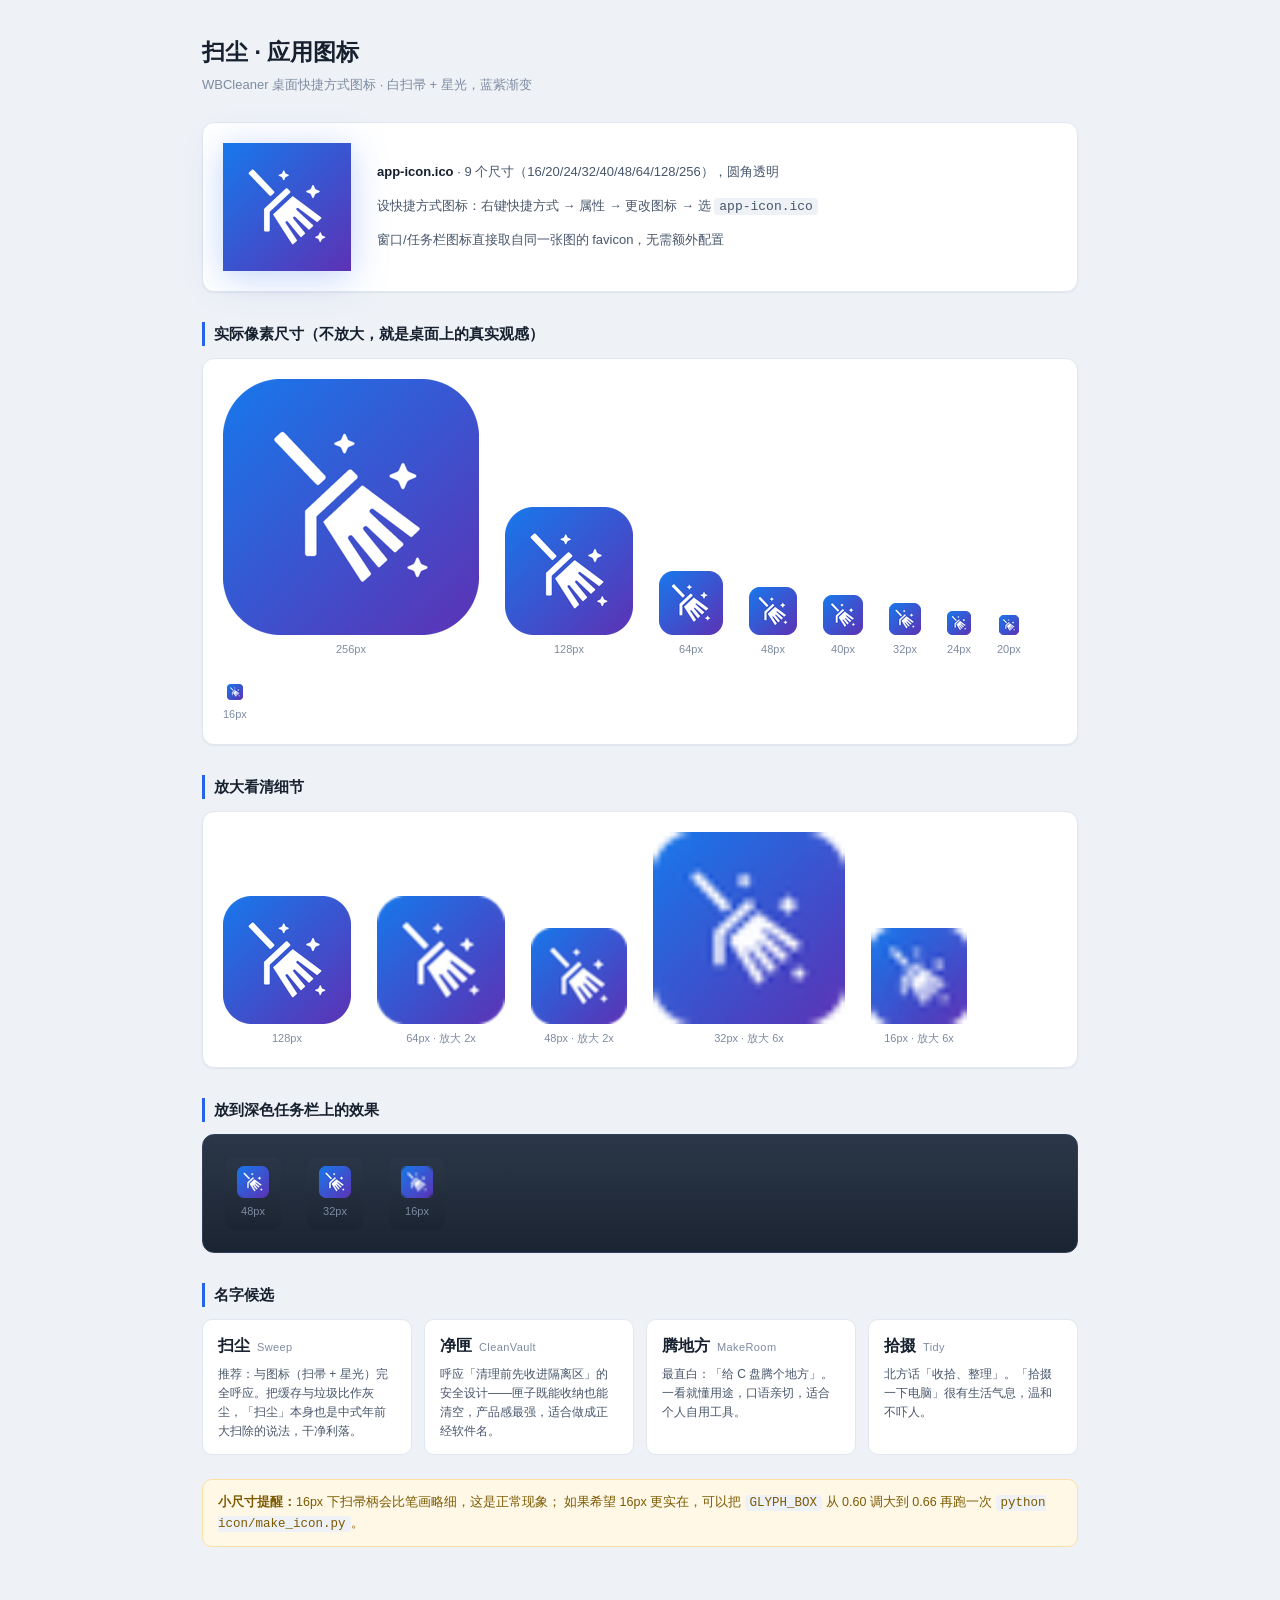
<file: icon/preview.html>
<!DOCTYPE html>
<html lang="zh-CN"><head><meta charset="utf-8">
<title>扫尘 —— 应用图标预览</title>
<style>
:root{color-scheme:light}
*{box-sizing:border-box}
body{margin:0;background:#eef1f6;color:#16202e;
 font:14px/1.6 "Microsoft YaHei UI","Microsoft YaHei",-apple-system,Segoe UI,sans-serif}
.wrap{max-width:920px;margin:0 auto;padding:34px 22px 60px}
h1{font-size:23px;margin:0 0 4px}
.sub{color:#7d8ba1;font-size:13px;margin-bottom:26px}
h2{font-size:15px;margin:30px 0 12px;padding-left:9px;border-left:3px solid #2563eb}
.panel{background:#fff;border:1px solid #e1e7f0;border-radius:12px;padding:20px;
 box-shadow:0 1px 2px rgba(22,32,46,.06)}
.hero{display:flex;gap:26px;align-items:center;flex-wrap:wrap}
.hero img{width:128px;height:128px;filter:drop-shadow(0 6px 18px rgba(37,99,235,.28))}
.hero .meta{font-size:13px;color:#47566b}
.hero .meta b{color:#16202e}
.cells{display:flex;align-items:flex-end;gap:26px;flex-wrap:wrap}
.cell{display:flex;flex-direction:column;align-items:center;gap:6px}
.cell em,.tb em{font-style:normal;font-size:11px;color:#7d8ba1}
.tb{display:flex;flex-direction:column;align-items:center;gap:5px;
 padding:9px 12px;border-radius:9px;background:linear-gradient(180deg,#2b3748,#1b2432)}
.dark{background:linear-gradient(180deg,#2b3748,#1b2432);border-radius:12px;
 padding:22px;border:1px solid #33405a}
.names{display:grid;grid-template-columns:repeat(auto-fit,minmax(200px,1fr));gap:12px}
.name{background:#fff;border:1px solid #e1e7f0;border-radius:10px;padding:13px 15px}
.name b{font-size:16px}
.name .en{font-size:11px;color:#7d8ba1;margin-left:7px;letter-spacing:.4px}
.name p{margin:6px 0 0;font-size:12px;color:#47566b}
.tip{margin-top:24px;background:#fff8e6;border:1px solid #ffe0a3;border-radius:10px;
 padding:12px 15px;color:#7c5a00;font-size:12.5px}
code{font-family:Consolas,Menlo,monospace;background:#eef1f6;padding:1px 5px;border-radius:4px}
</style></head><body><div class="wrap">
<h1>扫尘 · 应用图标</h1>
<div class="sub">WBCleaner 桌面快捷方式图标 · 白扫帚 + 星光，蓝紫渐变</div>

<div class="panel hero">
  <img src="[data-uri]" alt="icon">
  <div class="meta">
    <p><b>app-icon.ico</b> · 9 个尺寸（16/20/24/32/40/48/64/128/256），圆角透明</p>
    <p>设快捷方式图标：右键快捷方式 → 属性 → 更改图标 → 选 <code>app-icon.ico</code></p>
    <p>窗口/任务栏图标直接取自同一张图的 favicon，无需额外配置</p>
  </div>
</div>

<h2>实际像素尺寸（不放大，就是桌面上的真实观感）</h2>
<div class="panel"><div class="cells"><span class="cell"><img src="[data-uri]" style="width:256px;height:256px" alt="256"><em>256px</em></span><span class="cell"><img src="[data-uri]" style="width:128px;height:128px" alt="128"><em>128px</em></span><span class="cell"><img src="[data-uri]" style="width:64px;height:64px" alt="64"><em>64px</em></span><span class="cell"><img src="[data-uri]" style="width:48px;height:48px" alt="48"><em>48px</em></span><span class="cell"><img src="[data-uri]" style="width:40px;height:40px" alt="40"><em>40px</em></span><span class="cell"><img src="[data-uri]" style="width:32px;height:32px" alt="32"><em>32px</em></span><span class="cell"><img src="[data-uri]" style="width:24px;height:24px" alt="24"><em>24px</em></span><span class="cell"><img src="[data-uri]" style="width:20px;height:20px" alt="20"><em>20px</em></span><span class="cell"><img src="[data-uri]" style="width:16px;height:16px" alt="16"><em>16px</em></span></div></div>

<h2>放大看清细节</h2>
<div class="panel"><div class="cells"><span class="cell"><img src="[data-uri]" style="width:128px;height:128px" alt="128"><em>128px</em></span><span class="cell"><img src="[data-uri]" style="width:128px;height:128px" alt="64"><em>64px · 放大 2x</em></span><span class="cell"><img src="[data-uri]" style="width:96px;height:96px" alt="48"><em>48px · 放大 2x</em></span><span class="cell"><img src="[data-uri]" style="width:192px;height:192px" alt="32"><em>32px · 放大 6x</em></span><span class="cell"><img src="[data-uri]" style="width:96px;height:96px" alt="16"><em>16px · 放大 6x</em></span></div></div>

<h2>放到深色任务栏上的效果</h2>
<div class="dark"><div class="cells"><span class="tb"><img src="[data-uri]" style="width:32px;height:32px"><em>48px</em></span><span class="tb"><img src="[data-uri]" style="width:32px;height:32px"><em>32px</em></span><span class="tb"><img src="[data-uri]" style="width:32px;height:32px"><em>16px</em></span></div></div>

<h2>名字候选</h2>
<div class="names"><div class="name"><b>扫尘</b><span class="en">Sweep</span><p>推荐：与图标（扫帚 + 星光）完全呼应。把缓存与垃圾比作灰尘，「扫尘」本身也是中式年前大扫除的说法，干净利落。</p></div><div class="name"><b>净匣</b><span class="en">CleanVault</span><p>呼应「清理前先收进隔离区」的安全设计——匣子既能收纳也能清空，产品感最强，适合做成正经软件名。</p></div><div class="name"><b>腾地方</b><span class="en">MakeRoom</span><p>最直白：「给 C 盘腾个地方」。一看就懂用途，口语亲切，适合个人自用工具。</p></div><div class="name"><b>拾掇</b><span class="en">Tidy</span><p>北方话「收拾、整理」。「拾掇一下电脑」很有生活气息，温和不吓人。</p></div></div>

<div class="tip"><b>小尺寸提醒：</b>16px 下扫帚柄会比笔画略细，这是正常现象；
如果希望 16px 更实在，可以把 <code>GLYPH_BOX</code> 从 0.60 调大到 0.66 再跑一次
<code>python icon/make_icon.py</code>。</div>
</div></body></html>
</file>
